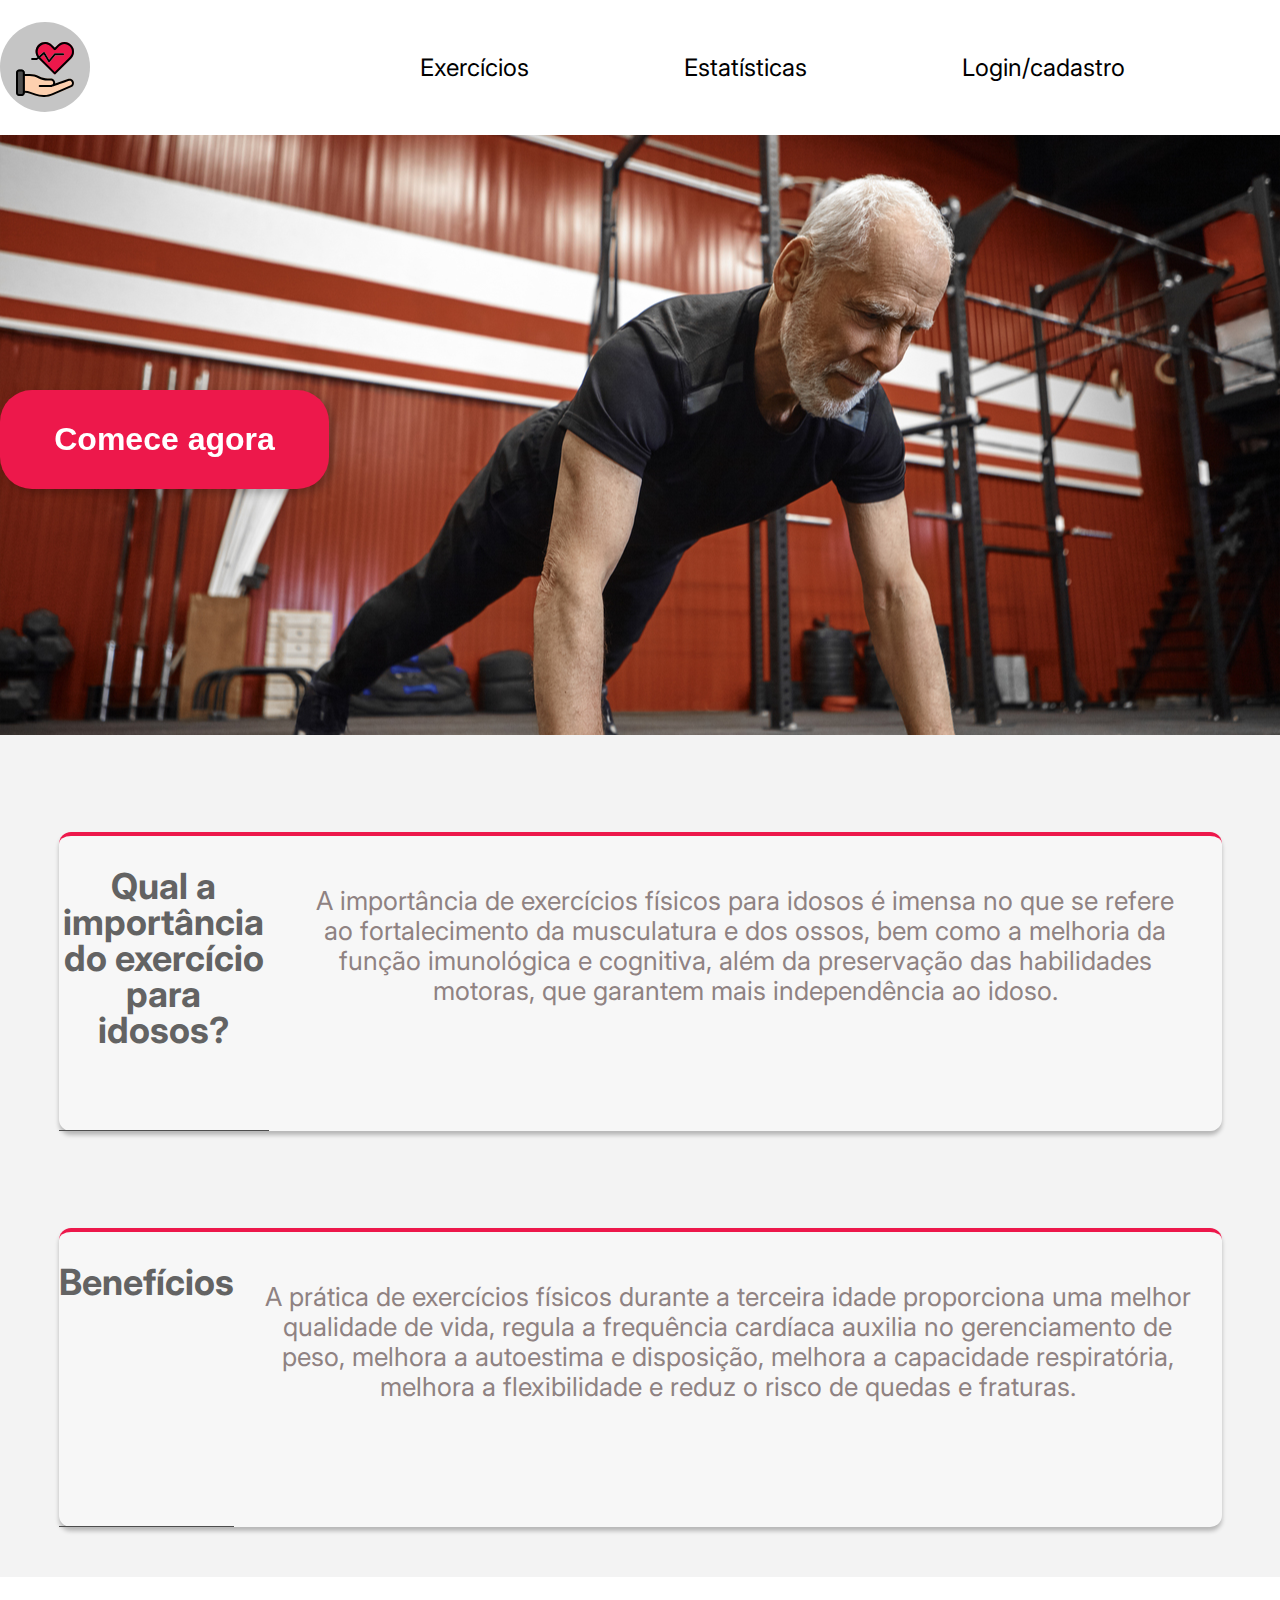
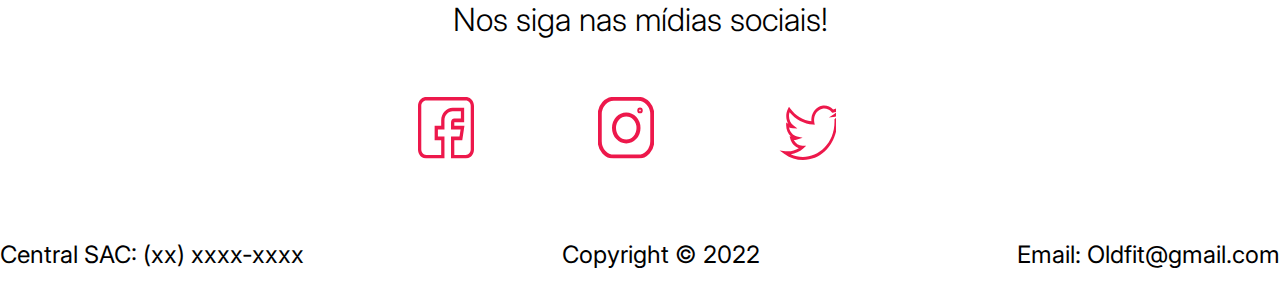
<file: index.html>
<!DOCTYPE html>
<html lang="pt-br">
    <head>
        <meta charset="UTF-8">
        <meta http-equiv="X-UA-Compatible" content="IE=edge">
        <meta name="viewport" content="width=device-width, initial-scale=1.0">
        <title>Old Fit</title>
        <link rel="stylesheet" href="./assets/styles/reset.css">
        <link rel="preconnect" href="https://fonts.googleapis.com">
        <link rel="preconnect" href="https://fonts.gstatic.com" crossorigin>
        <link href="https://fonts.googleapis.com/css2?family=Inter&display=swap" rel="stylesheet">
        <link href="https://cdn.jsdelivr.net/npm/bootstrap@5.2.2/dist/css/bootstrap.min.css" rel="stylesheet" integrity="sha384-Zenh87qX5JnK2Jl0vWa8Ck2rdkQ2Bzep5IDxbcnCeuOxjzrPF/et3URy9Bv1WTRi" crossorigin="anonymous">
        <link rel="stylesheet" href="./assets/styles/home/home.css">
    </head>
    <body>

        <header class="container__header">
            <div class="container flex-header">
                <div class="logo">
                    <a href="./index.html"><img src="./assets/img/header/Logo.svg" alt="Logo do site"></a>
                </div>
                <nav class="menu">
                    <ul class="lista__menu">
                        <li class="menu__item">
                            <a href="./pages/exercicios.html" class="menu__link">Exercícios</a>
                        </li>
                        <li class="menu__item">
                            <a href="./pages/estatisticas.html" class="menu__link">Estatísticas</a>
                        </li>
                        <li class="menu__item">
                            <a href="./pages/login.html" class="menu__link">Login/cadastro</a>
                        </li>
                    </ul>
                </nav>
            </div>
        </header>

        <section class="banner">
            <div class="button__espacamento container">
                <button class="button"><a href="./pages/exercicios.html" class="button__link">Comece agora</a></button>
            </div>
        </section>

        <section class="cards container">
            <div class="card">
                <h2 class="card__titulo">Qual a importância do exercício para idosos?</h2>
                <p class="card__descricao">A importância de exercícios físicos para idosos é imensa no que se refere ao fortalecimento da musculatura e dos ossos, bem como a melhoria da função imunológica e cognitiva, além da preservação das habilidades motoras, que garantem mais independência ao idoso.</p>
            </div>
            <div class="card">
                <h2 class="card__titulo">Benefícios</h2>
                <p class="card__descricao">A prática de exercícios físicos durante a terceira idade proporciona uma melhor qualidade de vida, regula a frequência cardíaca auxilia no gerenciamento de peso, melhora a autoestima e disposição, melhora a capacidade respiratória, melhora a flexibilidade e reduz o risco de quedas e fraturas.</p>
            </div>
        </section>

        <footer class="rodape">
            <div class="midias">
                <div class="midias__titulo">
                    <h2 class="titulo__rodape">Nos siga nas mídias sociais!</h2>
                </div>
                <ul class="lista__rodape">
                    <li class="rodape__item"><img src="./assets/img/footer/facebook.svg" alt=""></li>
                    <li class="rodape__item"><img src="./assets/img/footer/instagram.svg" alt=""></li>
                    <li class="rodape__item"><img src="./assets/img/footer/twitter.svg" alt=""></li>
                </ul>
            </div>
            <div class="rodape__textos container">
                <p class="rodape__texto">Central SAC: (xx) xxxx-xxxx</p>
                <p class="rodape__texto">Copyright © 2022</p>
                <p class="rodape__texto">Email: Oldfit@gmail.com</p>
            </div>
        </footer>
        <script src="https://cdn.jsdelivr.net/npm/bootstrap@5.2.2/dist/js/bootstrap.bundle.min.js" integrity="sha384-OERcA2EqjJCMA+/3y+gxIOqMEjwtxJY7qPCqsdltbNJuaOe923+mo//f6V8Qbsw3" crossorigin="anonymous"></script>
    </body>
</html>
</file>
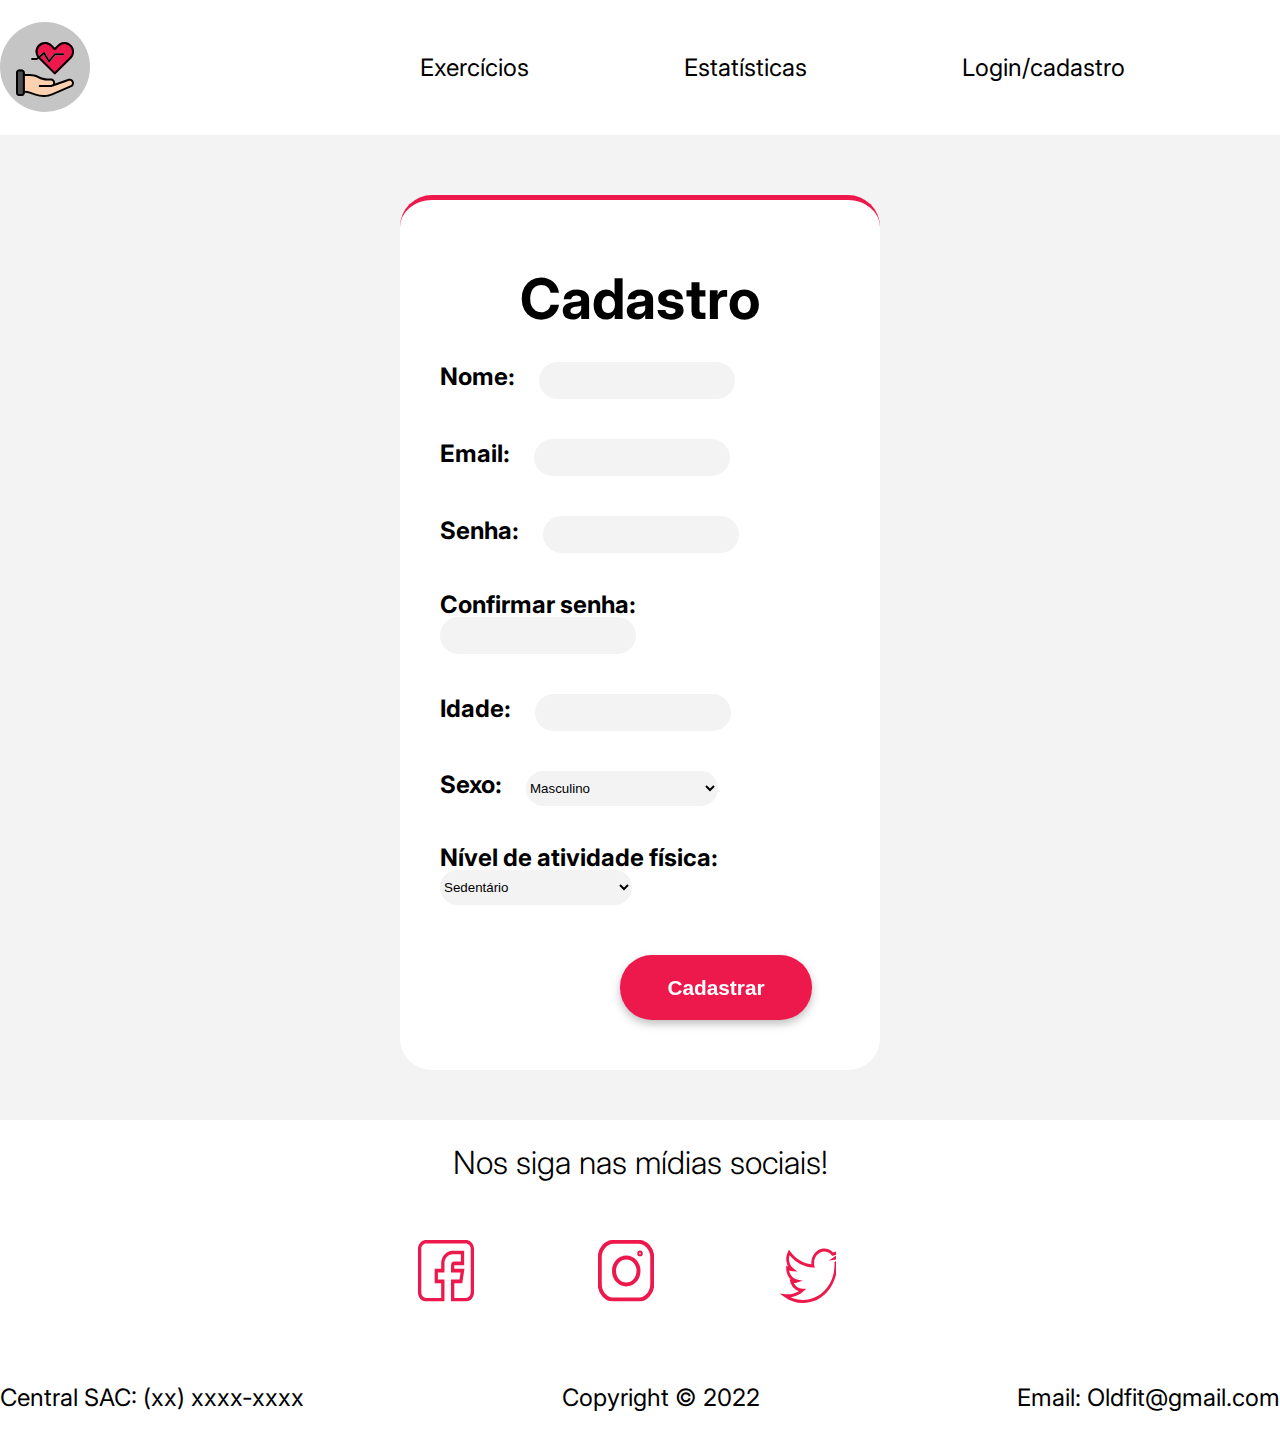
<file: pages/cadastro.html>
<!DOCTYPE html>
<html lang="pt-BR">
<head>
    <meta charset="UTF-8">
    <meta http-equiv="X-UA-Compatible" content="IE=edge">
    <meta name="viewport" content="width=device-width, initial-scale=1.0">
    <title>Old Fit - Cadastro</title>
    <link rel="stylesheet" href="../assets/styles/reset.css">
    <link rel="preconnect" href="https://fonts.googleapis.com">
    <link rel="preconnect" href="https://fonts.gstatic.com" crossorigin>
    <link href="https://fonts.googleapis.com/css2?family=Inter&display=swap" rel="stylesheet">
    <link href="https://cdn.jsdelivr.net/npm/bootstrap@5.2.2/dist/css/bootstrap.min.css" rel="stylesheet" integrity="sha384-Zenh87qX5JnK2Jl0vWa8Ck2rdkQ2Bzep5IDxbcnCeuOxjzrPF/et3URy9Bv1WTRi" crossorigin="anonymous">
    <link rel="stylesheet" href="../assets/styles/cadastro.css">
</head>
<body>
  <header class="container__header">
    <div class="container flex-header">
        <div class="logo">
            <a href="../index.html"><img src="../assets/img/header/Logo.svg" alt="Logo do site"></a>
        </div>
        <nav class="menu">
            <ul class="lista__menu">
                <li class="menu__item">
                    <a href="./exercicios.html" class="menu__link">Exercícios</a>
                </li>
                <li class="menu__item">
                    <a href="./estatisticas.html" class="menu__link">Estatísticas</a>
                </li>
                <li class="menu__item">
                    <a href="./login.html" class="menu__link">Login/cadastro</a>
                </li>
            </ul>
        </nav>
    </div>
  </header>
        <main>
            <section class="form__cadastro">
                <div class="cadastro">
                  <div class="titulo__cadastro">
                    <h2 class="titulo">Cadastro</h2>
                  </div>
                  <form class="formulario__cadastro">
                    <div class="input__div">
                      <label for="nome" class="input__titulo">Nome:</label>
                      <input type="text" name="nome" id="nome" class="input">
                    </div>
                    <div class="input__div">
                      <label for="email" class="input__titulo">Email:</label>
                      <input type="email" name="email" id="email" class="input">
                    </div>
                    <div class="input__div">
                      <label for="senha" class="input__titulo">Senha:</label>
                      <input type="password" name="senha" id="senha" class="input">
                    </div>
                    <div class="input__div">
                      <label for="confirmar" class="input__titulo">Confirmar senha:</label>
                      <input type="password" name="confirmar" id="confirmar" class="input">
                    </div>
                    <div class="input__div">
                      <label for="idade" class="input__titulo">Idade:</label>
                      <input type="text" name="idade" id="idade" class="input">
                    </div>
                    <div class="input__div">
                      <label for="sexo" class="input__titulo">Sexo:</label>
                      <select name="sexo" id="sexo" class="input">
                        <option value="m" >Masculino</option>
                        <option value="f">Feminino</option>
                      </select>
                    </div>
                    <div class="input__div">
                      <label for="atividade" class="input__titulo">Nível de atividade física:</label>
                      <select name="atividade" id="atividade" class="input">
                        <option value="sedentario" >Sedentário</option>
                        <option value="moderado">Moderado</option>
                        <option value="frequentemente">Frequentemente</option>
                      </select>
                    </div>
                    <button type="submit" class="form__butao">Cadastrar</button>
                  </form>
                </div>
              </section>
        </main>
        <footer class="rodape">
            <div class="midias">
                <div class="midias__titulo">
                    <h2 class="titulo__rodape">Nos siga nas mídias sociais!</h2>
                </div>
                <ul class="lista__rodape">
                    <li class="rodape__item"><img src="../assets/img/footer/facebook.svg" alt=""></li>
                    <li class="rodape__item"><img src="../assets/img/footer/instagram.svg" alt=""></li>
                    <li class="rodape__item"><img src="../assets/img/footer/twitter.svg" alt=""></li>
                </ul>
            </div>
            <div class="rodape__textos container">
                <p class="rodape__texto">Central SAC: (xx) xxxx-xxxx</p>
                <p class="rodape__texto">Copyright © 2022</p>
                <p class="rodape__texto">Email: Oldfit@gmail.com</p>
            </div>
        </footer>
</body>
</html>
</file>
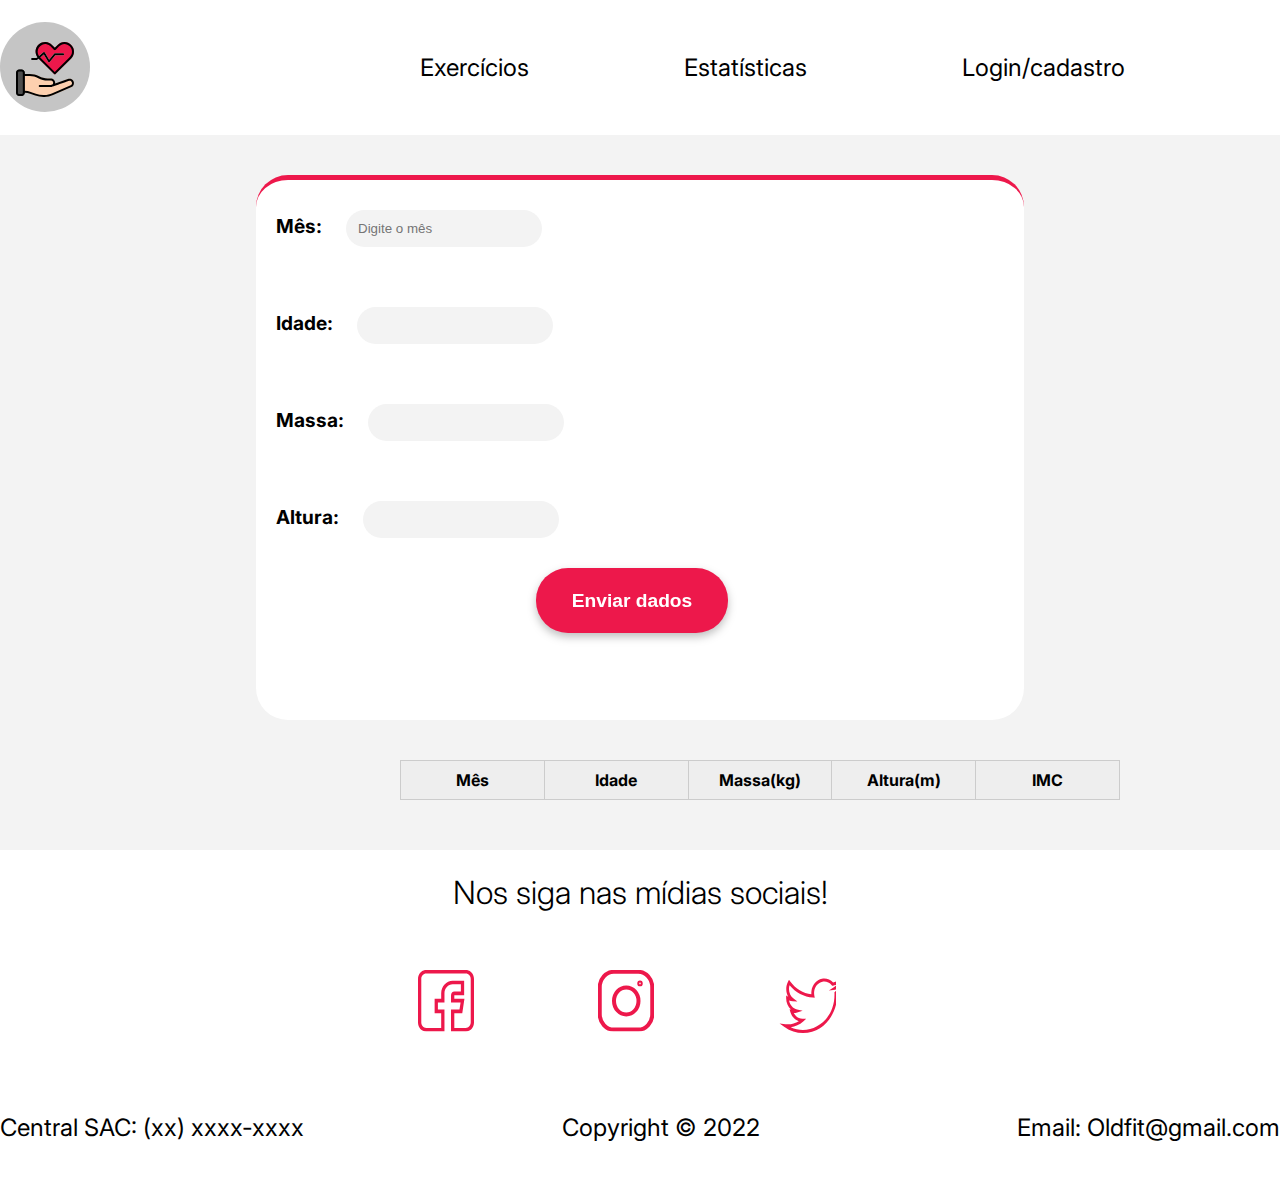
<file: pages/estatisticas.html>
<!DOCTYPE html>
<html lang="pt-BR">
<head>
    <meta charset="UTF-8">
    <meta http-equiv="X-UA-Compatible" content="IE=edge">
    <meta name="viewport" content="width=device-width, initial-scale=1.0">
    <title>Old Fit - Estatísticas</title>
    <link rel="stylesheet" href="../assets/styles/reset.css">
    <link rel="preconnect" href="https://fonts.googleapis.com">
    <link rel="preconnect" href="https://fonts.gstatic.com" crossorigin>
    <link href="https://fonts.googleapis.com/css2?family=Inter&display=swap" rel="stylesheet">
    <link href="https://cdn.jsdelivr.net/npm/bootstrap@5.2.2/dist/css/bootstrap.min.css" rel="stylesheet" integrity="sha384-Zenh87qX5JnK2Jl0vWa8Ck2rdkQ2Bzep5IDxbcnCeuOxjzrPF/et3URy9Bv1WTRi" crossorigin="anonymous">
    <link rel="stylesheet" href="../assets/styles/estatisticas.css">
</head>
<body>
    <header class="container__header">
        <div class="container flex-header">
            <div class="logo">
                <a href="../index.html"><img src="../assets/img/header/Logo.svg" alt="Logo do site"></a>
            </div>
            <nav class="menu">
                <ul class="lista__menu">
                    <li class="menu__item">
                        <a href="./exercicios.html" class="menu__link">Exercícios</a>
                    </li>
                    <li class="menu__item">
                        <a href="#" class="menu__link">Estatísticas</a>
                    </li>
                    <li class="menu__item">
                        <a href="./login.html" class="menu__link">Login/cadastro</a>
                    </li>
                </ul>
            </nav>
        </div>
    </header>
    <section id="estatisticas">
        <form class="container form__estatisticas">
            <ul id="mensagem-erro"></ul>
            <div class="form__item">
                <label for="mes" class="form__label">Mês:</label>
                <input type="text" name="mes" id="mes" placeholder="Digite o mês" class="form__input">
            </div>
            <div class="form__item">
                <label for="idade" class="form__label">Idade:</label>
                <input type="number" name="idade" id="idade" class="form__input">
            </div>
            <div class="form__item">
                <label for="massa" class="form__label">Massa:</label>
                <input type="number" name="massa" id="massa" class="form__input">
            </div>
            <div class="form__item">
                <label for="altura" class="form__label">Altura:</label>
                <input type="number" name="altura" id="altura" class="form__input">
            </div>
            <button type="submit" class="form__butao">Enviar dados</button>
        </form>

        <table>
            <thead>
                <tr>
                    <th>Mês</th>
                    <th>Idade</th>
                    <th>Massa(kg)</th>
                    <th>Altura(m)</th>
                    <th>IMC</th>
                </tr>
            </thead>
            <tbody class="tabela-pacientes">

            </tbody>
        </table>
    </section>
    <footer class="rodape">
        <div class="midias">
            <div class="midias__titulo">
                <h2 class="titulo__rodape">Nos siga nas mídias sociais!</h2>
            </div>
            <ul class="lista__rodape">
                <li class="rodape__item"><img src="../assets/img/footer/facebook.svg" alt=""></li>
                <li class="rodape__item"><img src="../assets/img/footer/instagram.svg" alt=""></li>
                <li class="rodape__item"><img src="../assets/img/footer/twitter.svg" alt=""></li>
            </ul>
        </div>
        <div class="rodape__textos container">
            <p class="rodape__texto">Central SAC: (xx) xxxx-xxxx</p>
            <p class="rodape__texto">Copyright © 2022</p>
            <p class="rodape__texto">Email: Oldfit@gmail.com</p>
        </div>
    </footer>
    <script src="../assets/scripts/calculaIMC.js"></script>
    <script src="../assets/scripts/form.js"></script>
</body>
</html>
</file>
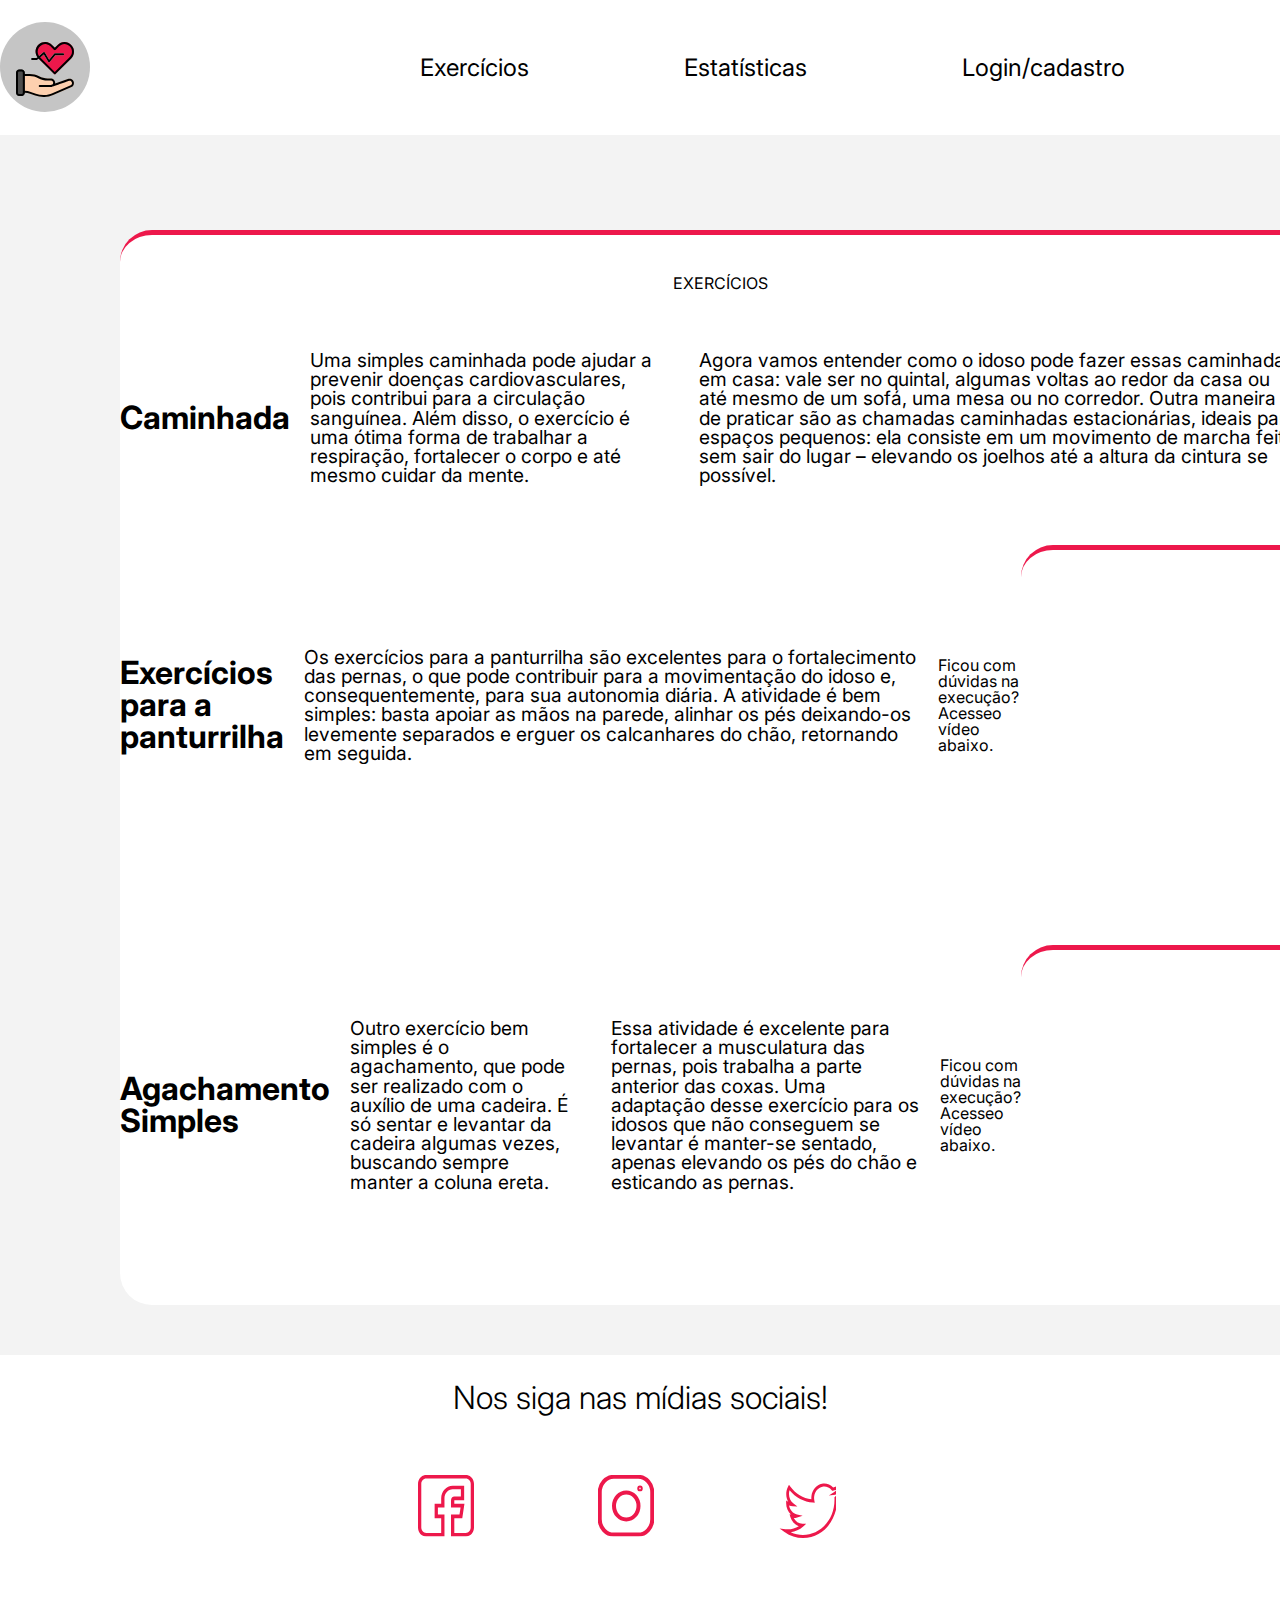
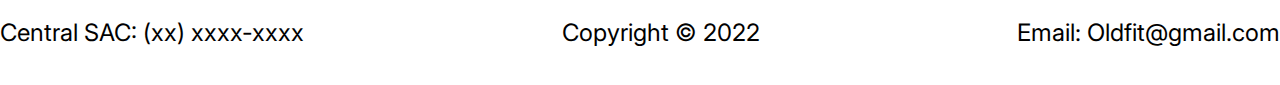
<file: pages/exercicios.html>
<!DOCTYPE html>
<html lang="pt-BR">
<head>
    <meta charset="UTF-8">
    <meta http-equiv="X-UA-Compatible" content="IE=edge">
    <meta name="viewport" content="width=device-width, initial-scale=1.0">
    <title>Old Fit - Exercícios</title>
    <link rel="stylesheet" href="../assets/styles/reset.css">
    <link rel="preconnect" href="https://fonts.googleapis.com">
    <link rel="preconnect" href="https://fonts.gstatic.com" crossorigin>
    <link href="https://fonts.googleapis.com/css2?family=Inter&display=swap" rel="stylesheet">
    <link href="https://cdn.jsdelivr.net/npm/bootstrap@5.2.2/dist/css/bootstrap.min.css" rel="stylesheet" integrity="sha384-Zenh87qX5JnK2Jl0vWa8Ck2rdkQ2Bzep5IDxbcnCeuOxjzrPF/et3URy9Bv1WTRi" crossorigin="anonymous">
    <link rel="stylesheet" href="../assets/styles/exercicios.css">
</head>
<body>
    <header class="container__header">
        <div class="container flex-header">
            <div class="logo">
                <a href="../index.html"><img src="../assets/img/header/Logo.svg" alt="Logo do site"></a>
            </div>
            <nav class="menu">
                <ul class="lista__menu">
                    <li class="menu__item">
                        <a href="#" class="menu__link">Exercícios</a>
                    </li>
                    <li class="menu__item">
                        <a href="./estatisticas.html" class="menu__link">Estatísticas</a>
                    </li>
                    <li class="menu__item">
                        <a href="./login.html" class="menu__link">Login/cadastro</a>
                    </li>
                </ul>
            </nav>
        </div>
    </header>

    <section class="conteudo__geral">
        <div class="conteudo">
            <h1 class="titulo__conteudo">EXERCÍCIOS</h1>
            <div class="card">
                <h1 class="titulo__card">Caminhada</h1>
                <p class="descricao__card"> Uma simples caminhada pode ajudar a prevenir doenças cardiovasculares, pois contribui para a circulação sanguínea. Além disso, o exercício é uma ótima forma de trabalhar a respiração, fortalecer o corpo e até mesmo cuidar da mente.</p>
                <p class="descricao__card">Agora vamos entender como o idoso pode fazer essas caminhadas em casa: vale ser no quintal, algumas voltas ao redor da casa ou até mesmo de um sofá, uma mesa ou no corredor. Outra maneira de praticar são as chamadas caminhadas estacionárias, ideais para espaços pequenos: ela consiste em um movimento de marcha feito sem sair do lugar – elevando os joelhos até a altura da cintura se possível.</p> 
            </div>
            <div class="card">
                <h1 class="titulo__card">Exercícios para a panturrilha</h1>
                <p class="descricao__card"> Os exercícios para a panturrilha são excelentes para o fortalecimento das pernas, o que pode contribuir para a movimentação do idoso e, consequentemente, para sua autonomia diária. A atividade é bem simples: basta apoiar as mãos na parede, alinhar os pés deixando-os levemente separados e erguer os calcanhares do chão, retornando em seguida.</p>
                <h3 class="info__card">Ficou com dúvidas na execução? Acesseo vídeo abaixo.</h3>
                <iframe class="video__card" width="560" height="315" src="https://www.youtube.com/embed/IKDW3_Vchqg" title="YouTube video player" frameborder="0" allow="accelerometer; autoplay; clipboard-write; encrypted-media; gyroscope; picture-in-picture" allowfullscreen></iframe>
            </div>
            <div class="card">
                <h1 class="titulo__card"> Agachamento Simples</h1>
                <p class="descricao__card"> Outro exercício bem simples é o agachamento, que pode ser realizado com o auxílio de uma cadeira. É só sentar e levantar da cadeira algumas vezes, buscando sempre manter a coluna ereta.</p>
                <p class="descricao__card"> Essa atividade é excelente para fortalecer a musculatura das pernas, pois trabalha a parte anterior das coxas. Uma adaptação desse exercício para os idosos que não conseguem se levantar é manter-se sentado, apenas elevando os pés do chão e esticando as pernas.</p> 
                <h3 class="info__card">Ficou com dúvidas na execução? Acesseo vídeo abaixo.</h3>
                <iframe class="video__card" width="560" height="315" src="https://www.youtube.com/embed/L9zJMtE6lPA" title="YouTube video player" frameborder="0" allow="accelerometer; autoplay; clipboard-write; encrypted-media; gyroscope; picture-in-picture" allowfullscreen></iframe>
            </div>
        </div>
    </section>

    <footer class="rodape">
        <div class="midias">
            <div class="midias__titulo">
                <h2 class="titulo__rodape">Nos siga nas mídias sociais!</h2>
            </div>
            <ul class="lista__rodape">
                <li class="rodape__item"><img src="../assets/img/footer/facebook.svg" alt=""></li>
                <li class="rodape__item"><img src="../assets/img/footer/instagram.svg" alt=""></li>
                <li class="rodape__item"><img src="../assets/img/footer/twitter.svg" alt=""></li>
            </ul>
        </div>
        <div class="rodape__textos container">
            <p class="rodape__texto">Central SAC: (xx) xxxx-xxxx</p>
            <p class="rodape__texto">Copyright © 2022</p>
            <p class="rodape__texto">Email: Oldfit@gmail.com</p>
        </div>
    </footer>
</body>
</html>
</file>
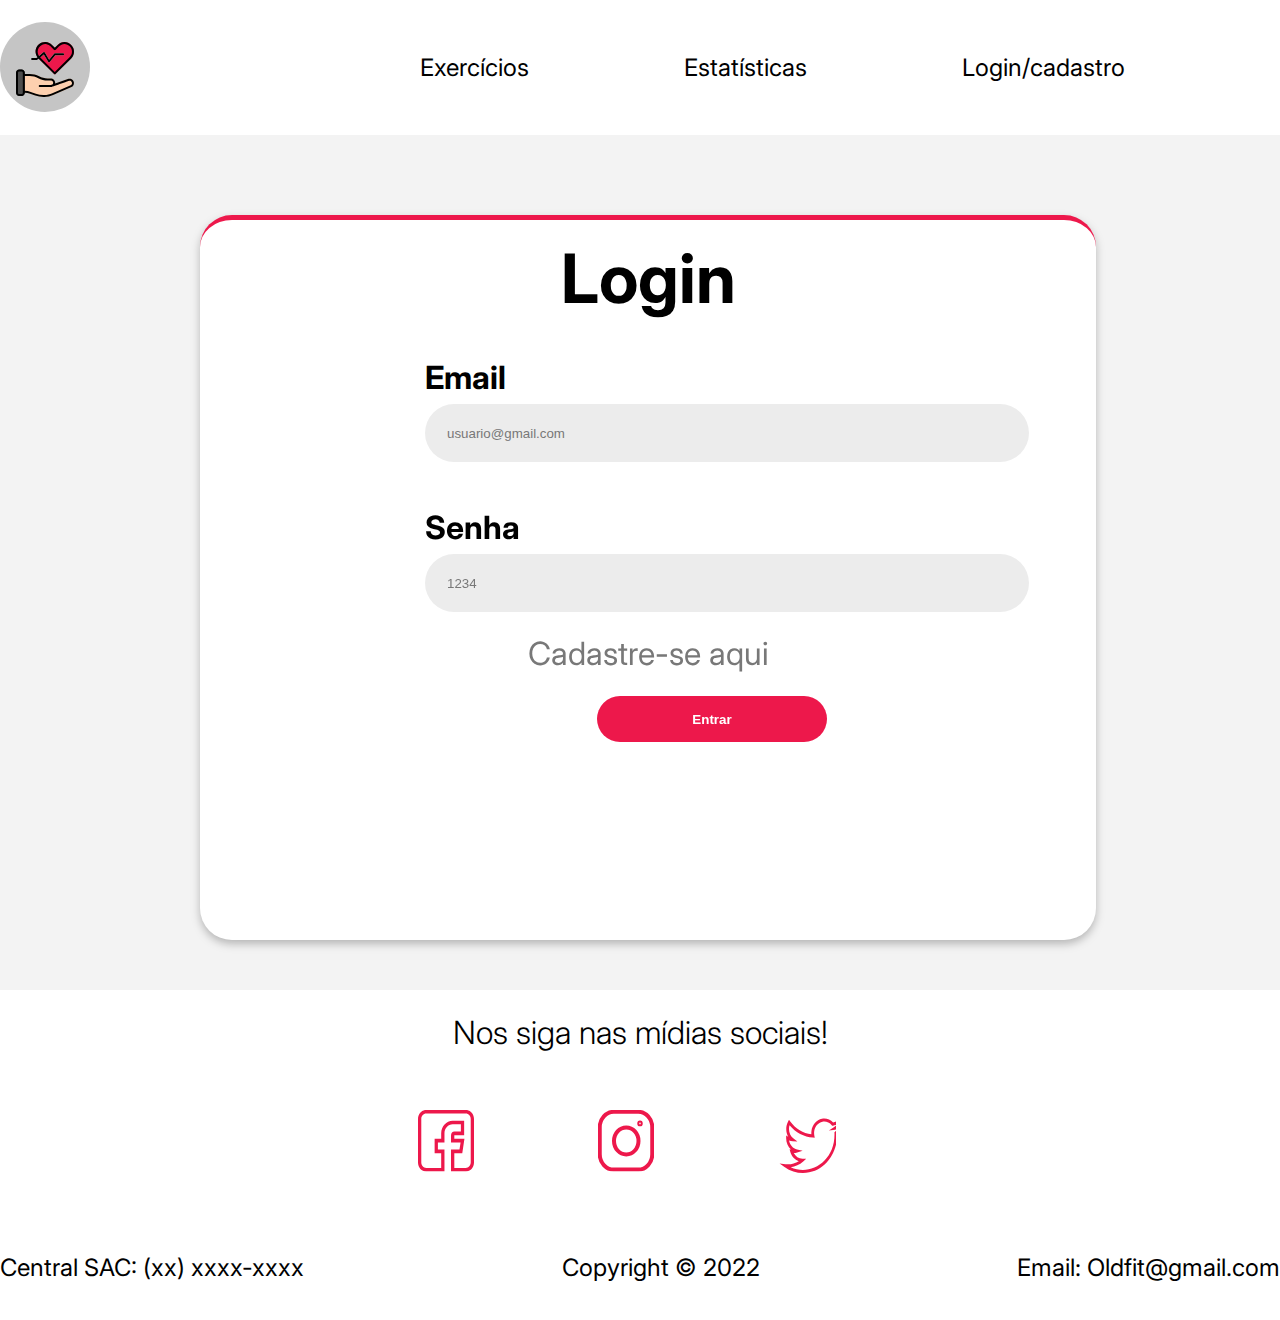
<file: pages/login.html>
<!DOCTYPE html>
<html lang="en">
    <head>
        <meta charset="UTF-8">
        <meta http-equiv="X-UA-Compatible" content="IE=edge">
        <meta name="viewport" content="width=device-width, initial-scale=1.0">
        <title>Old Fit - Login</title>
        <link rel="stylesheet" href="../assets/styles/reset.css">
        <link rel="preconnect" href="https://fonts.googleapis.com">
        <link rel="preconnect" href="https://fonts.gstatic.com" crossorigin>
        <link href="https://fonts.googleapis.com/css2?family=Inter&display=swap" rel="stylesheet">
        <link href="https://cdn.jsdelivr.net/npm/bootstrap@5.2.2/dist/css/bootstrap.min.css" rel="stylesheet" integrity="sha384-Zenh87qX5JnK2Jl0vWa8Ck2rdkQ2Bzep5IDxbcnCeuOxjzrPF/et3URy9Bv1WTRi" crossorigin="anonymous">
        <link rel="stylesheet" href="../assets/styles/login.css">
    </head>
    <body>
        <header class="container__header">
            <div class="container flex-header">
                <div class="logo">
                    <a href="../index.html"><img src="../assets/img/header/Logo.svg" alt="Logo do site"></a>
                </div>
                <nav class="menu">
                    <ul class="lista__menu">
                        <li class="menu__item">
                            <a href="./exercicios.html" class="menu__link">Exercícios</a>
                        </li>
                        <li class="menu__item">
                            <a href="./estatisticas.html" class="menu__link">Estatísticas</a>
                        </li>
                        <li class="menu__item">
                            <a href="./login.html" class="menu__link">Login/cadastro</a>
                        </li>
                    </ul>
                </nav>
            </div>
        </header>

        <section class="login">
            <div class="tela__login">
                <div class="container__titulo">
                    <h1 class="login__titulo">Login</h1>
                </div>

                <div class="form">
                    <form class="formulario">
                        <label for="email" class="titulo__input">Email</label>
                        <input type="email" placeholder="usuario@gmail.com" name="email" class="input">

                        <label for="senha" class="titulo__input">Senha</label>
                        <input type="password" name="senha" id="" placeholder="1234" class="input">

                        <a href="./cadastro.html" class="cadastro__link">Cadastre-se aqui</a>
            

                        <a href="#"><button class="login__butao">Entrar</button></a>
                    </form>
                </div>
            </div>
        </section>

        <footer class="rodape">
            <div class="midias">
                <div class="midias__titulo">
                    <h2 class="titulo__rodape">Nos siga nas mídias sociais!</h2>
                </div>
                <ul class="lista__rodape">
                    <li class="rodape__item"><img src="../assets/img/footer/facebook.svg" alt=""></li>
                    <li class="rodape__item"><img src="../assets/img/footer/instagram.svg" alt=""></li>
                    <li class="rodape__item"><img src="../assets/img/footer/twitter.svg" alt=""></li>
                </ul>
            </div>
            <div class="rodape__textos container">
                <p class="rodape__texto">Central SAC: (xx) xxxx-xxxx</p>
                <p class="rodape__texto">Copyright © 2022</p>
                <p class="rodape__texto">Email: Oldfit@gmail.com</p>
            </div>
        </footer>
    </body>
</html>
</file>
<file: assets/styles/home/home.css>
@import url(../root.css);
@import url(../header/header.css);
@import url(../footer/footer.css);

body{
    font-family: 'Inter', sans-serif;
    background-color: var(--background-body);
}

.banner{
    background: url(../../img/banner/Imagem-Banner.svg) no-repeat;
    height: 600px;
    background-size: cover;
}

.button__espacamento{
    display: flex;
    padding-top: 255px;
}

.button{
    background: var(--vermelho-primário);
    width: 329px;
    height: 99px;
    border-radius: 32px;
    border: none;
    filter: drop-shadow(5px 4px 4px rgba(0, 0, 0, 0.25));
}

.button__link{
    text-decoration: none;
    color: var(--branco-primário);
    font-size: 2rem;
    font-weight: 700;
}

.cards{
    display: flex;
    flex-direction: column;
    align-items: center;
}

.card{
    background: var(--fundo-card);
    width: 1163px;
    height: 295px;
    border-radius: 12px;
    background: rgba(255, 255, 255, 0.35);
    border-top: 4px solid var(--vermelho-primário);
    box-shadow: 0px 4px 4px rgba(0, 0, 0, 0.25);
    margin-top: 97px;
    display: flex;
    text-align: center;
}

.card__titulo{
    color: var(--texto-primário);
    font-weight: 700;
    font-size: 2.25rem;
    margin-top: 32px;
    border-bottom: 0.8px solid #4D4D4D;
}

.card__descricao{
    color: var(--texto-secundário);
    font-weight: 400;
    font-size: 26px;
    line-height: 30px; 
    margin: 50px 30px;
 
}
</file>
<file: assets/styles/cadastro.css>
@import url(../styles/root.css);
@import url(../styles/header/header.css);
@import url(../styles/footer/footer.css);

body{
  font-family: 'Inter', sans-serif;
  background-color: var(--background-body);
}

  .form__cadastro {
    margin: 60px 400px 0px 400px;
  }
  .cadastro {
    background-color: var(--branco-primário);
    justify-content: left;
    border-radius: 32px;
    padding-bottom: 50px;
    border-top: 5px solid var(--vermelho-primário);
  }
  .titulo__cadastro {
    text-align: center;
    margin-top: 56px;
    padding-bottom: 15px;
    padding-top: 15px;
  }

  .titulo{
    font-size: 3.5rem;
    font-weight: bold;
  }
  
  .formulario__cadastro{
    display: flex;
    flex-direction: column;
  }

  .input__div{
    margin: 20px 40px;
  }

  .input__titulo{
    font-weight: 700;
    font-size: 1.5rem;
    color: var(--texto-preto);
    margin-right: 20px;
  }

  .input{
    width: 15vw;
    height: 35px;
    border-radius: 32px;
    border: none;
    background-color: var(--background-body);
  }

  .form__butao{
    width: 15vw;
    height: 65px;
    border-radius: 32px;
    border: none;
    background-color: var(--vermelho-primário);
    color: var(--branco-primário);
    font-size: 1.3rem;
    font-weight: 700;
    filter: drop-shadow(0px 4px 4px rgba(0, 0, 0, 0.25));
    margin-left: 220px;
    margin-top: 30px;
  }
</file>
<file: assets/styles/estatisticas.css>
@import url(../styles/root.css);
@import url(../styles/header/header.css);
@import url(../styles/footer/footer.css);

body{
    font-family: 'Inter', sans-serif;
    background-color: var(--background-body);
}

.form__estatisticas{
    margin: 40px auto;
    background-color: var(--branco-primário);
    border-radius: 32px;
    border-top: 5px solid var(--vermelho-primário);
    height: 60vh;
    width: 60vw;
    display: flex;
    flex-direction: column;
}

.form__item{
    margin: 30px 20px;
}

.form__label{
    font-size: 1.2rem;
    color: var(--texto-preto);
    font-weight: bold;
    padding-right: 20px;
}

.form__input{
    width: 15vw;
    height: 35px;
    border-radius: 32px;
    border: none;
    background-color: var(--background-body);
}

.form__input::placeholder{
    padding: 10px;
}

.form__butao{
    width: 15vw;
    height: 65px;
    border-radius: 32px;
    border: none;
    background-color: var(--vermelho-primário);
    color: var(--branco-primário);
    font-size: 1.2rem;
    font-weight: 700;
    filter: drop-shadow(0px 4px 4px rgba(0, 0, 0, 0.25));
    margin-left: 280px;
}

table{
    width: 80vh;
    margin-bottom : 0.5em;
    table-layout: fixed;
    margin-left: 400px;
  }
  
  td, th {
    padding: 0.7em;
    margin: 0;
    border: 1px solid #ccc;
    text-align: center;
  }
  
  th{
    font-weight: bold;
    background-color: #EEE;
  }

  #mensagem-erro{
    color: var(--vermelho-primário);
  }
</file>
<file: assets/styles/exercicios.css>
@import url(../styles/root.css);
@import url(../styles/header/header.css);
@import url(../styles/footer/footer.css);

body{
    font-family: 'Inter', sans-serif;
    background-color: var(--background-body);
}

.conteudo{
    display: flex;
    align-items: center;
    flex-direction: column;
    Width: 1201px;
    Height: 80%;
    background: var(--branco-primário);
    border-radius: 32px;
    margin-left: 120px;
    margin-top: 95px;
    border-top: 5px solid var(--vermelho-primário);
}

.card{
    border: none;
    display: flex;
    align-items: center;
}

.titulo__conteudo{
    margin: 40px auto;
}

.titulo__card{
    font-size: 2rem;
    font-weight: 700;
}

.descricao__card{
    margin: 20px 20px;
    font-size: 1.2rem;
}

.video__card{
    margin: 40px auto;
    border-top: 5px solid var(--vermelho-primário);
    border-radius: 32px;
}
</file>
<file: assets/styles/login.css>
@import url(../styles/root.css);
@import url(../styles/header/header.css);
@import url(../styles/footer/footer.css);

body{
    font-family: 'Inter', sans-serif;
    background-color: var(--background-body);
}


.tela__login{
    display: flex;
    flex-direction: column;
    width: 70vw;
    height: 80vh;
    background: var(--branco-primário);
    border-top: 5px solid var(--vermelho-primário);
    border-radius: 32px;
    margin-top: 80px;
    margin-left: 200px;
    filter: drop-shadow(0px 4px 4px rgba(0, 0, 0, 0.25));
}

.formulario{
    display: flex;
    flex-direction: column;
}

.container__titulo{
    margin-top: 24px;
}

.login__titulo{
    text-align: center;
    font-weight: bold;
    font-size: 4.25rem;
    color: var(--texto-preto);
}

.titulo__input{
    font-weight: bold;
    font-size: 2rem;
    margin-top:50px;
    margin-bottom: 10px;
    margin-left: 225px;
}

.input{
    width: 600px;
    height: 56px;
    border: none;
    border-radius: 32px;
    margin-left:225px;
    background-color: var(--fundo-input);
}

.input::placeholder{
    padding: 20px;
    color: var(--link-color);
}

.cadastro__link{
    font-weight: 400;
    font-size: 2rem;
    text-decoration: none;
    color: var(--link-color);
    text-align: center;
    margin: 26px auto;
}

.login__butao{
    width: 230px;
    height: 46px;
    font-weight: bold;
    border-radius: 32px;
    border: none;
    color: var(--branco-primário);
    background: var(--vermelho-primário);
    margin-left: 397px;
    cursor: pointer;
}
</file>
